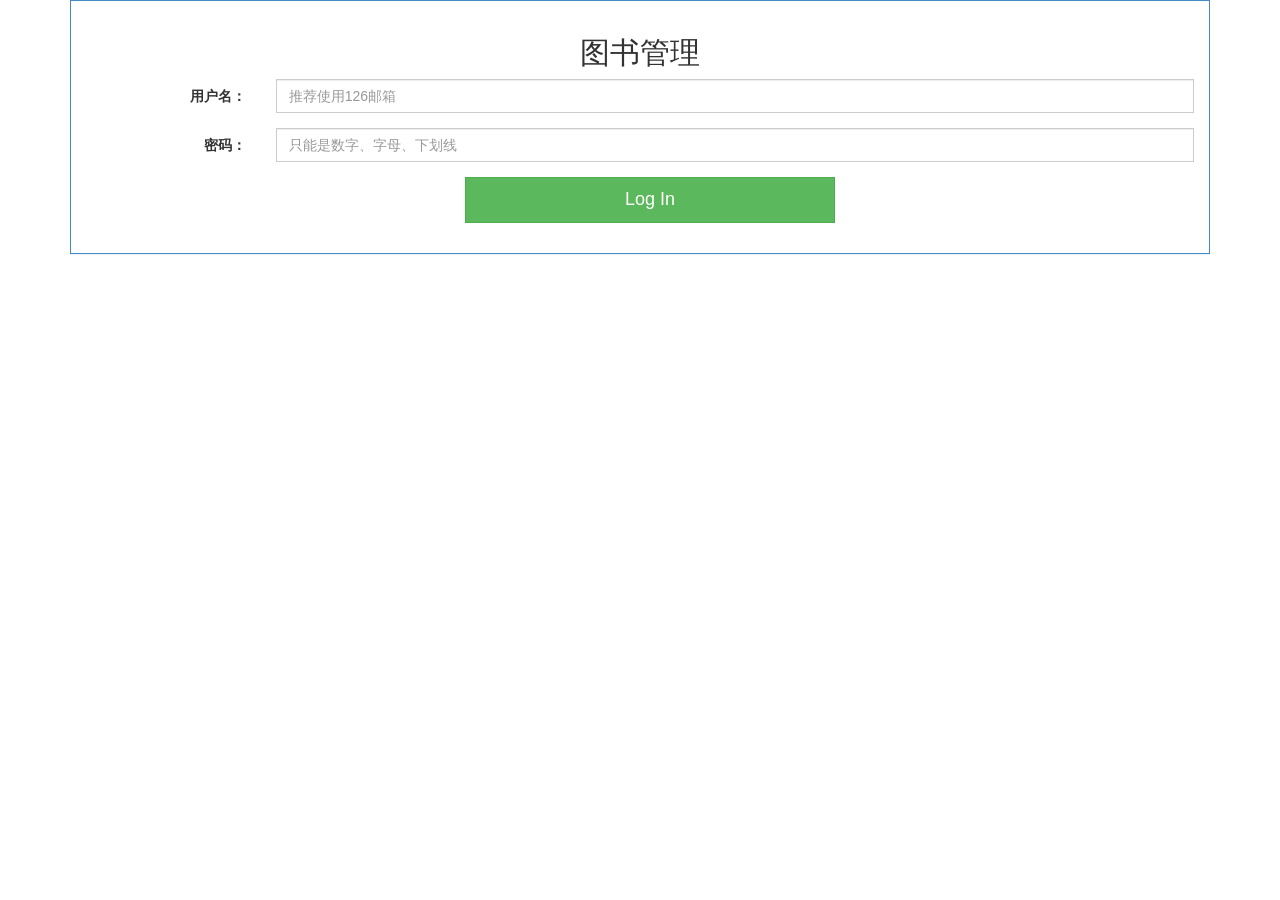
<file: src/index.html>
<!doctype html>
<html lang="en" ng-app="routerApp">

<head>
    <meta charset="utf-8">
    <title>图书管理</title>
    <link rel="stylesheet" href="framework/bootstrap-3.0.0/css/bootstrap.min.css">
    <link rel="stylesheet" href="framework/ng-grid-2.0.12/ng-grid.css">
    <script src="framework/jquery-1.9.1.js"></script>
    <script src="framework/angular-1.3.0.14/angular.js"></script>
    <script src="framework/angular-1.3.0.14/angular-animate.min.js"></script>  
    <script src="framework/angular-ui-router.js"></script>
    <script src="framework/ui-bootstrap-tpls-0.11.0.js"></script>
    <script src="framework/ng-grid-2.0.12/ng-grid.debug.js"></script>

    <link rel="stylesheet" href="css/app.css">
    <script src="js/app.js"></script>
    <script src="js/controllers.js"></script>
</head>

<body>
    <div ui-view></div>
</body>

</html>
</file>
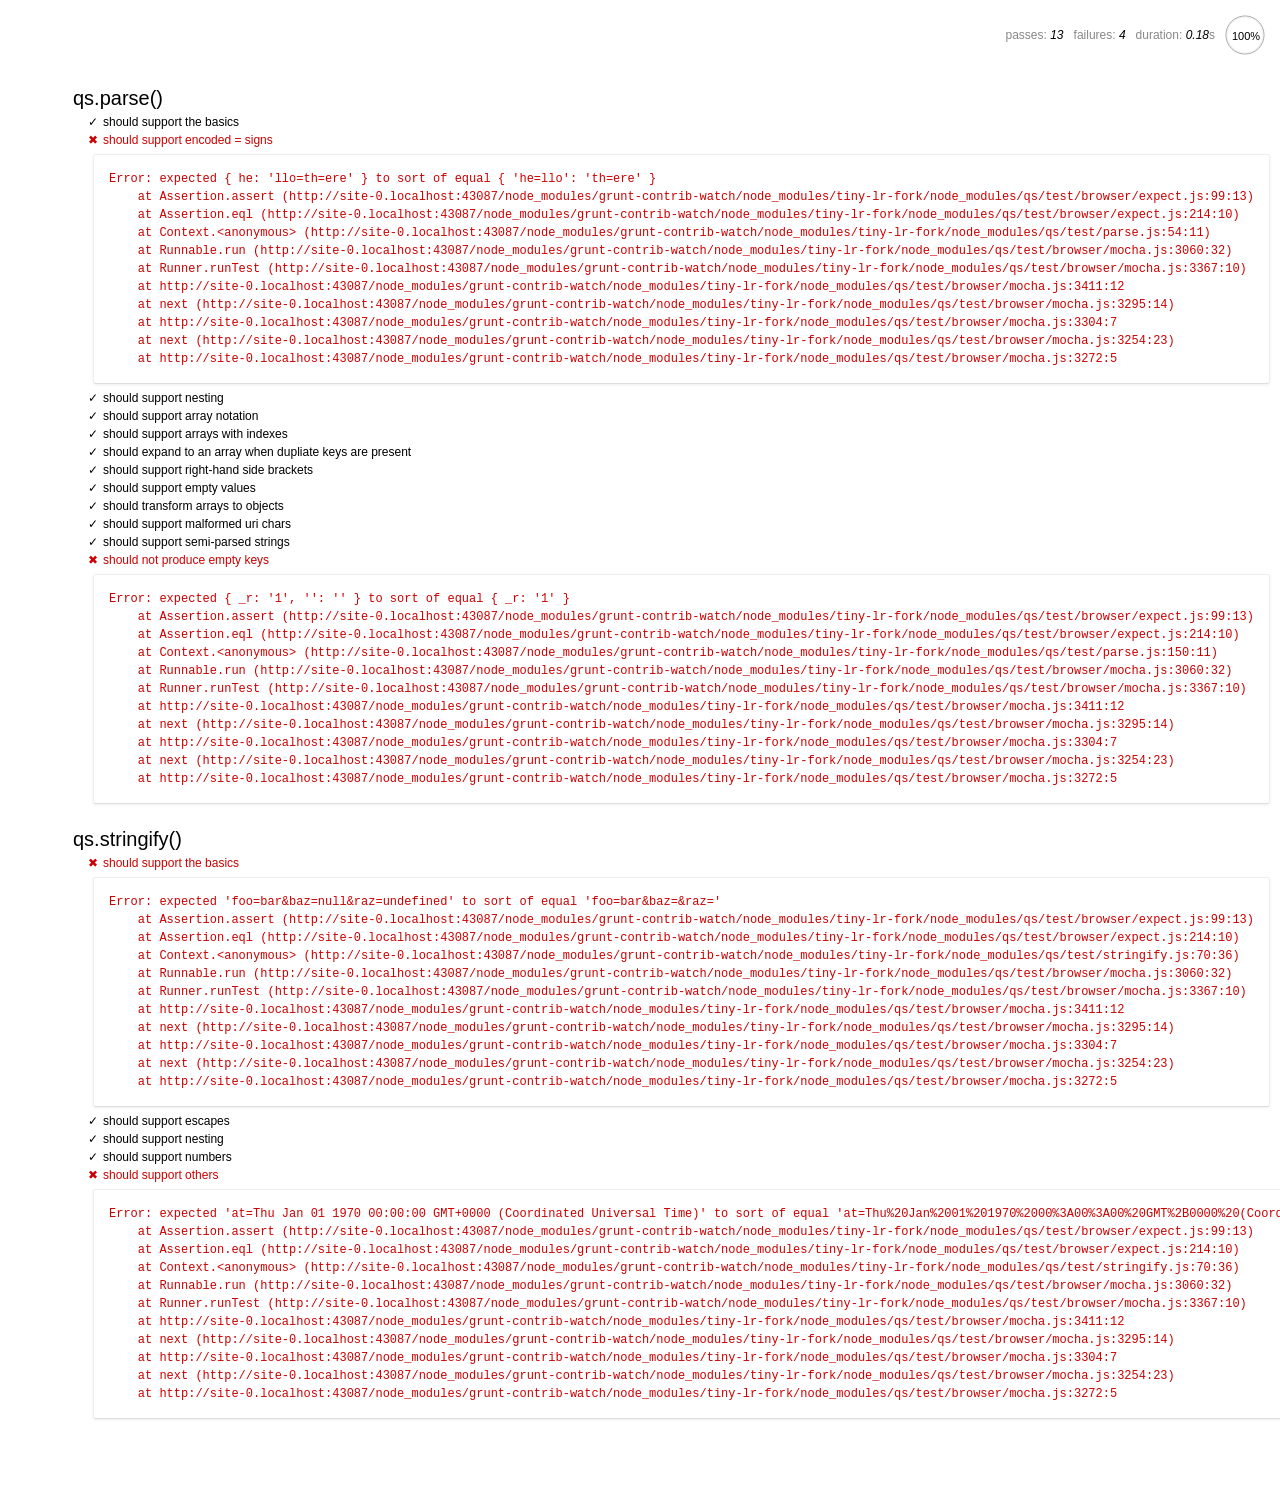
<file: node_modules/grunt-contrib-watch/node_modules/tiny-lr-fork/node_modules/qs/test/browser/index.html>
<html>
  <head>
    <title>Mocha</title>
    <meta http-equiv="Content-Type" content="text/html; charset=UTF-8">
    <link rel="stylesheet" href="mocha.css" />
    <script src="jquery.js" type="text/javascript"></script>
    <script src="expect.js"></script>
    <script src="mocha.js"></script>
    <script>mocha.setup('bdd')</script>
    <script src="qs.js"></script>
    <script src="../parse.js"></script>
    <script src="../stringify.js"></script>
    <script>onload = mocha.run;</script>
  </head>
  <body>
    <div id="mocha"></div>
  </body>
</html>
</file>
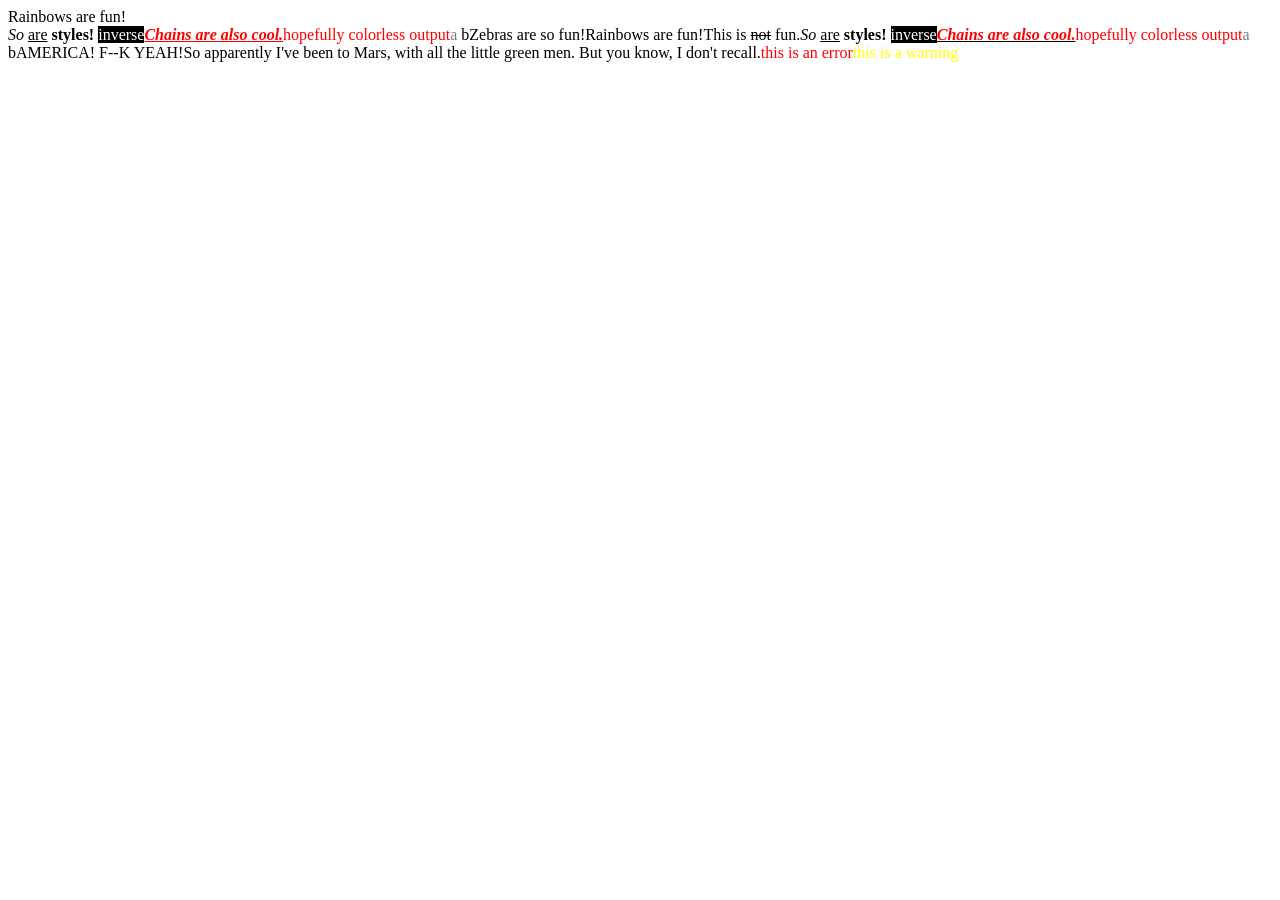
<file: node_modules/grunt/node_modules/colors/example.html>
<!DOCTYPE HTML>
<html lang="en-us">
  <head>
    <meta http-equiv="Content-type" content="text/html; charset=utf-8">
    <title>Colors Example</title>
    <script src="colors.js"></script>
  </head>
  <body>
    <script>

    var test = colors.red("hopefully colorless output");

    document.write('Rainbows are fun!'.rainbow + '<br/>');
    document.write('So '.italic + 'are'.underline + ' styles! '.bold + 'inverse'.inverse); // styles not widely supported
    document.write('Chains are also cool.'.bold.italic.underline.red); // styles not widely supported
    //document.write('zalgo time!'.zalgo);
    document.write(test.stripColors);
    document.write("a".grey + " b".black);

    document.write("Zebras are so fun!".zebra);

    document.write(colors.rainbow('Rainbows are fun!'));
    document.write("This is " + "not".strikethrough + " fun.");

    document.write(colors.italic('So ') + colors.underline('are') + colors.bold(' styles! ') + colors.inverse('inverse')); // styles not widely supported
    document.write(colors.bold(colors.italic(colors.underline(colors.red('Chains are also cool.'))))); // styles not widely supported
    //document.write(colors.zalgo('zalgo time!'));
    document.write(colors.stripColors(test));
    document.write(colors.grey("a") + colors.black(" b"));

    colors.addSequencer("america", function(letter, i, exploded) {
      if(letter === " ") return letter;
      switch(i%3) {
        case 0: return letter.red;
        case 1: return letter.white;
        case 2: return letter.blue;
      }
    });

    colors.addSequencer("random", (function() {
      var available = ['bold', 'underline', 'italic', 'inverse', 'grey', 'yellow', 'red', 'green', 'blue', 'white', 'cyan', 'magenta'];

      return function(letter, i, exploded) {
        return letter === " " ? letter : letter[available[Math.round(Math.random() * (available.length - 1))]];
      };
    })());

    document.write("AMERICA! F--K YEAH!".america);
    document.write("So apparently I've been to Mars, with all the little green men. But you know, I don't recall.".random);

    //
    // Custom themes
    //

    colors.setTheme({
      silly: 'rainbow',
      input: 'grey',
      verbose: 'cyan',
      prompt: 'grey',
      info: 'green',
      data: 'grey',
      help: 'cyan',
      warn: 'yellow',
      debug: 'blue',
      error: 'red'
    });

    // outputs red text
    document.write("this is an error".error);

    // outputs yellow text
    document.write("this is a warning".warn);

    </script>
  </body>
</html>
</file>
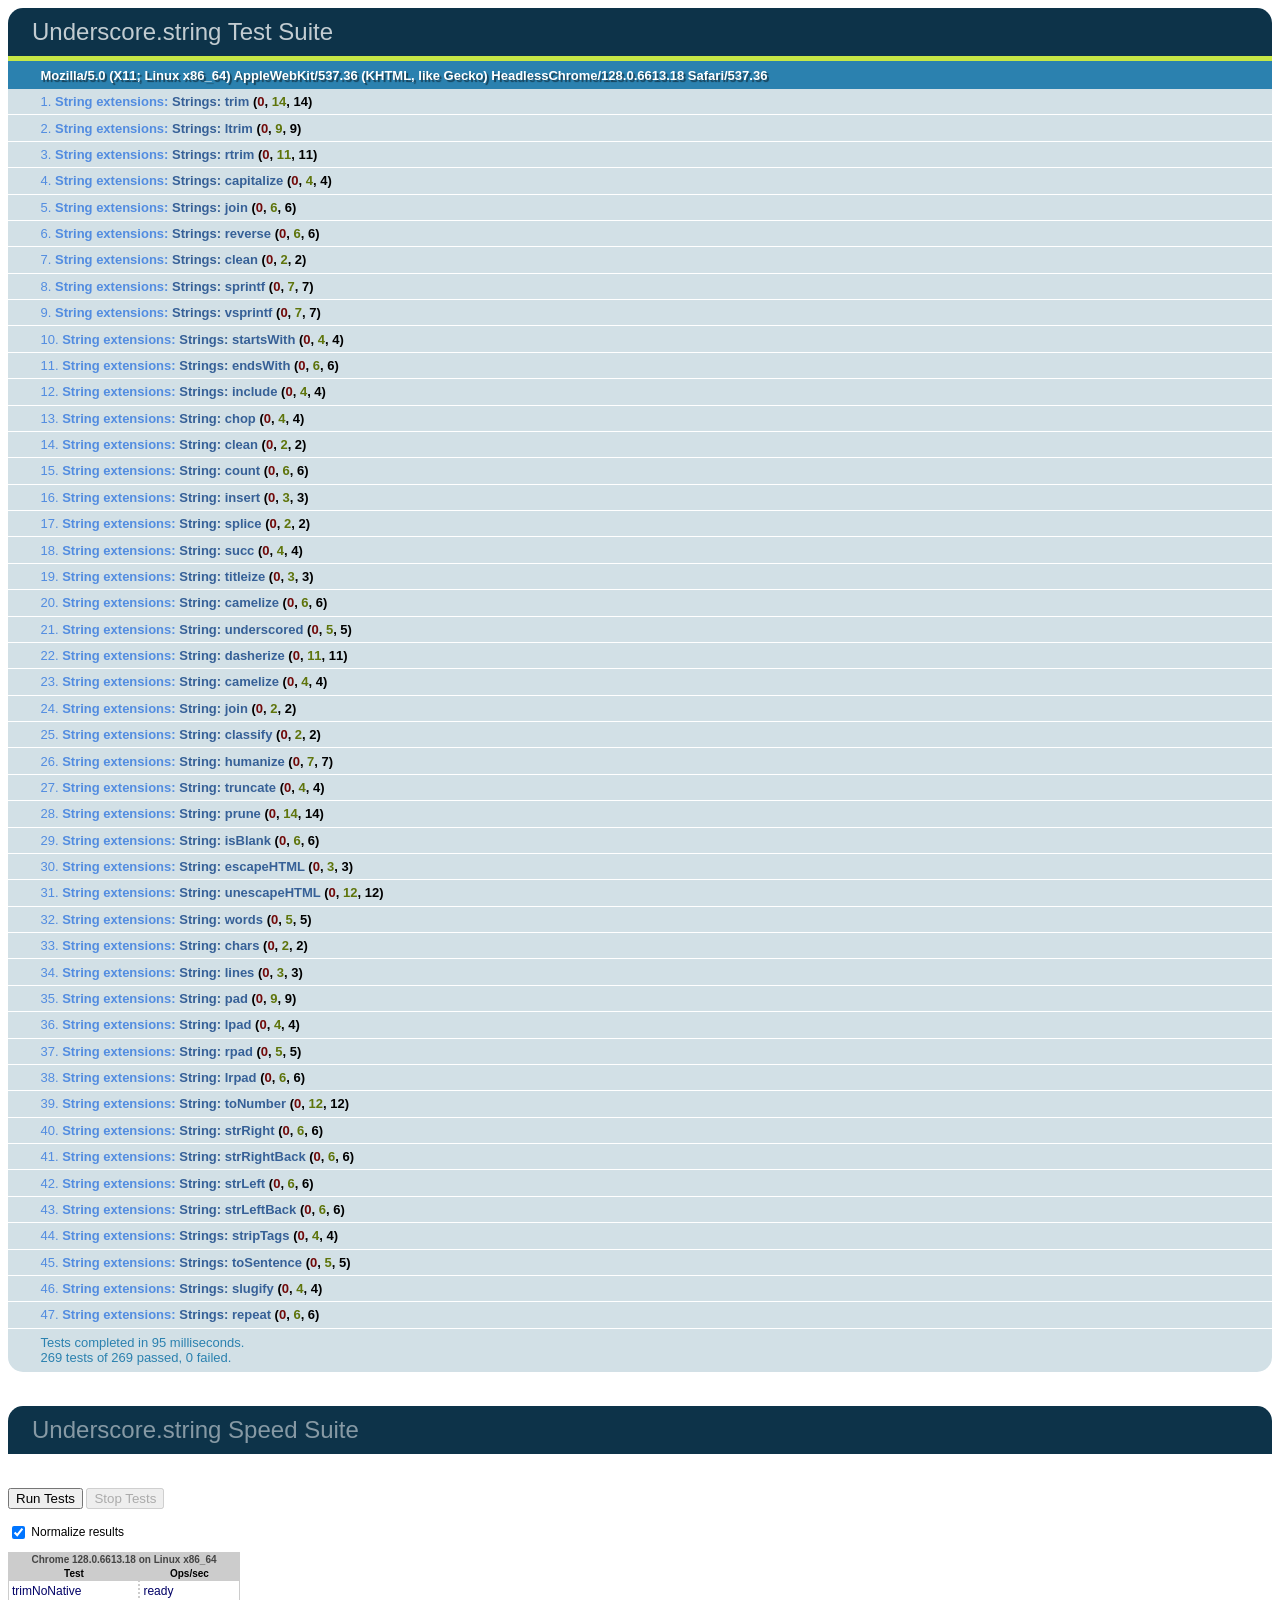
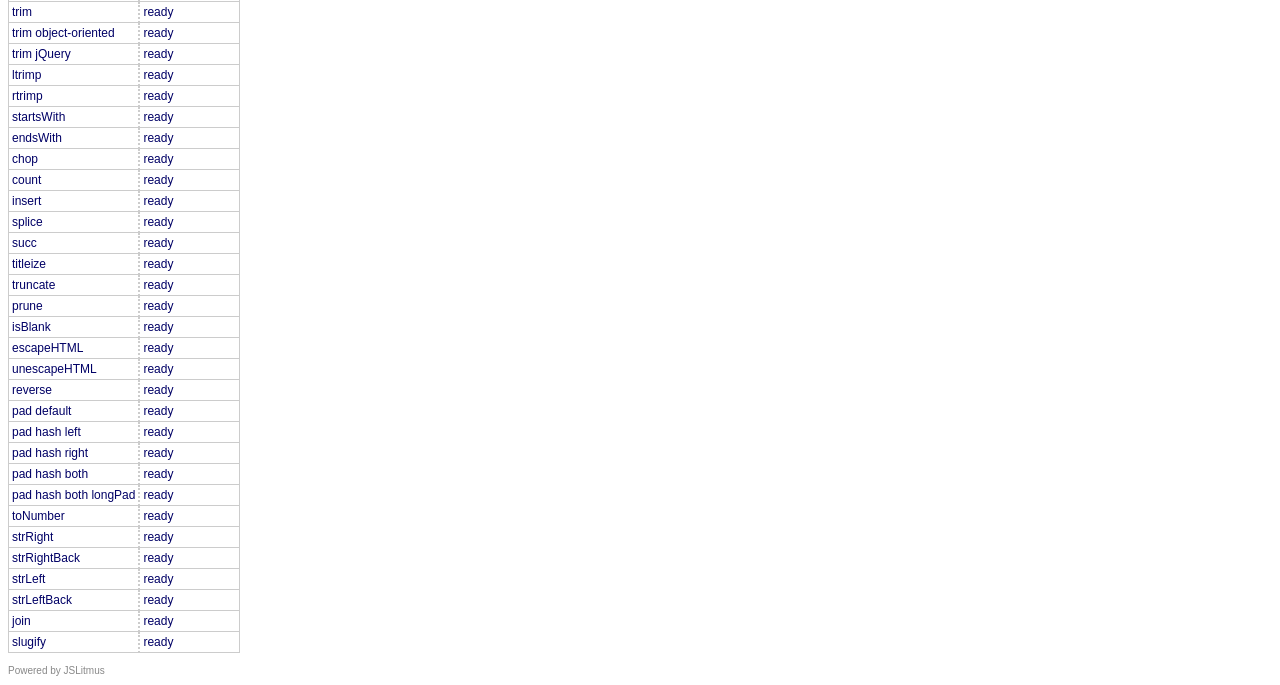
<file: node_modules/grunt/node_modules/underscore.string/test/test.html>
<!DOCTYPE HTML>
<html>
<head>
  <meta charset="utf-8">
  <title>Underscore.strings Test Suite</title>
  <link rel="stylesheet" href="test_underscore/vendor/qunit.css" type="text/css" media="screen" />
  <script type="text/javascript" src="test_underscore/vendor/jquery.js"></script>
  <script type="text/javascript" src="test_underscore/vendor/qunit.js"></script>
  <script type="text/javascript" src="test_underscore/vendor/jslitmus.js"></script>
  <script type="text/javascript" src="underscore.js"></script>
  <script type="text/javascript" src="../lib/underscore.string.js"></script>
  <script type="text/javascript" src="strings.js"></script>
  <script type="text/javascript" src="speed.js"></script>
</head>
<body>
  <h1 id="qunit-header">Underscore.string Test Suite</h1>
  <h2 id="qunit-banner"></h2>
  <h2 id="qunit-userAgent"></h2>
  <ol id="qunit-tests"></ol>
  <br />
  <h1 class="qunit-header">Underscore.string Speed Suite</h1>
  <!-- <h2 class="qunit-userAgent">
    A representative sample of the functions are benchmarked here, to provide
    a sense of how fast they might run in different browsers.
    Each iteration runs on an array of 1000 elements.<br /><br />
    For example, the 'intersect' test measures the number of times you can
    find the intersection of two thousand-element arrays in one second.
  </h2> -->
  <br />
</body>
</html>
</file>
<file: src/framework/ng-grid-2.0.12/ng-grid.css>
.ngGrid {
  background-color: #fdfdfd;
}
.ngGrid input[type="checkbox"] {
  margin: 0;
  padding: 0;
}
.ngGrid input {
  vertical-align: top;
}
.ngGrid.unselectable {
  -moz-user-select: none;
  -khtml-user-select: none;
  -webkit-user-select: none;
  -o-user-select: none;
  user-select: none;
}
.ngViewport {
  overflow: auto;
  min-height: 20px;
}
.ngViewport:focus {
  outline: none;
}
.ngCanvas {
  position: relative;
}
.ngVerticalBar {
  position: absolute;
  right: 0;
  width: 0;
}
.ngVerticalBarVisible {
  width: 1px;
  background-color: #d4d4d4;
}
#testDataLength {
  position: absolute;
  top: 0;
  right: 0;
  z-index: -100000;
}
.ngHeaderContainer {
  position: relative;
  overflow: hidden;
  font-weight: bold;
  background-color: inherit;
}
.ngHeaderCell {
  position: absolute;
  top: 0;
  bottom: 0;
  background-color: inherit;
}
.ngHeaderCell.pinned {
  z-index: 1;
}
.ngHeaderSortColumn {
  position: absolute;
  overflow: hidden;
}
.ngTopPanel {
  position: relative;
  z-index: 1;
  background-color: #eaeaea;
  border-bottom: 1px solid #d4d4d4;
}
.ngSortButtonDown {
  position: absolute;
  top: 3px;
  left: 0;
  right: 0;
  margin-left: auto;
  margin-right: auto;
  border-color: gray transparent;
  border-style: solid;
  border-width: 0 5px 5px 5px;
  height: 0;
  width: 0;
}
.ngNoSort {
  cursor: default;
}
.ngHeaderButton {
  position: absolute;
  right: 2px;
  top: 8px;
  -moz-border-radius: 50%;
  -webkit-border-radius: 50%;
  border-radius: 50%;
  width: 14px;
  height: 14px;
  z-index: 1;
  background-color: #9fbbb4;
  cursor: pointer;
}
.ngSortButtonUp {
  position: absolute;
  top: 3px;
  left: 0;
  right: 0;
  margin-left: auto;
  margin-right: auto;
  border-color: gray transparent;
  border-style: solid;
  border-width: 5px 5px 0 5px;
  height: 0;
  width: 0;
}
.ngHeaderScroller {
  position: absolute;
  background-color: inherit;
}
.ngSortPriority {
  position: absolute;
  top: -5px;
  left: 1px;
  font-size: 6pt;
  font-weight: bold;
}
.ngHeaderGrip {
  cursor: col-resize;
  width: 10px;
  right: -5px;
  top: 0;
  height: 100%;
  position: absolute;
  background-color: transparent;
}
.ngHeaderText {
  padding: 5px;
  -moz-box-sizing: border-box;
  -webkit-box-sizing: border-box;
  box-sizing: border-box;
  white-space: nowrap;
  -ms-text-overflow: ellipsis;
  -o-text-overflow: ellipsis;
  text-overflow: ellipsis;
  overflow: hidden;
}
.ngHeaderButtonArrow {
  position: absolute;
  top: 4px;
  left: 3px;
  width: 0;
  height: 0;
  border-style: solid;
  border-width: 6.5px 4.5px 0 4.5px;
  border-color: #4d4d4d transparent transparent transparent;
}
.ngPinnedIcon {
  background-image: url([data-uri]);
  background-repeat: no-repeat;
  position: absolute;
  right: 5px;
  top: 5px;
  height: 10px;
  width: 10px;
}
.ngUnPinnedIcon {
  background-image: url([data-uri]);
  background-repeat: no-repeat;
  position: absolute;
  height: 10px;
  width: 10px;
  right: 5px;
  top: 5px;
}
.ngColMenu {
  right: 2px;
  padding: 5px;
  top: 25px;
  -moz-border-radius: 3px;
  -webkit-border-radius: 3px;
  border-radius: 3px;
  background-color: #bdd0cb;
  position: absolute;
  border: 2px solid #d4d4d4;
  z-index: 1;
}
.ngColListCheckbox {
  position: relative;
  right: 3px;
  top: 4px;
}
.ngColList {
  list-style-type: none;
  margin-top: 2px;
  margin-left: 8px;
}
.ngColListItem {
  white-space: nowrap;
}
.ngMenuText {
  position: relative;
  top: 2px;
  left: 2px;
}
.ngGroupPanel {
  background-color: #eaeaea;
  overflow: hidden;
  border-bottom: 1px solid #d4d4d4;
}
.ngGroupPanelDescription {
  margin-top: 5px;
  margin-left: 5px;
}
.ngGroupList {
  list-style-type: none;
  margin: 0;
  padding: 0;
}
.ngAggHeader {
  position: absolute;
  border: none;
}
.ngGroupElement {
  float: left;
  height: 100%;
  width: 100%;
}
.ngGroupIcon {
  background-image: url([data-uri]);
  background-repeat: no-repeat;
  height: 15px;
  width: 15px;
  position: absolute;
  right: -2px;
  top: 2px;
}
.ngGroupedByIcon {
  background-image: url([data-uri]);
  background-repeat: no-repeat;
  height: 15px;
  width: 15px;
  position: absolute;
  right: -2px;
  top: 2px;
}
.ngGroupName {
  background-color: #fdfdfd;
  border: 1px solid #d4d4d4;
  padding: 3px 10px;
  float: left;
  margin-left: 0;
  margin-top: 2px;
  -moz-border-radius: 3px;
  -webkit-border-radius: 3px;
  border-radius: 3px;
  font-weight: bold;
}
.ngGroupArrow {
  width: 0;
  height: 0;
  border-top: 6px solid transparent;
  border-bottom: 6px solid transparent;
  border-left: 6px solid black;
  margin-top: 10px;
  margin-left: 5px;
  margin-right: 5px;
  float: right;
}
.ngGroupingNumber {
  position: absolute;
  right: -10px;
  top: -2px;
}
.ngAggArrowCollapsed {
  position: absolute;
  left: 8px;
  bottom: 10px;
  width: 0;
  height: 0;
  border-style: solid;
  border-width: 5px 0 5px 8.7px;
  border-color: transparent transparent transparent #000000;
}
.ngGroupItem {
  float: left;
}
.ngGroupItem:first-child {
  margin-left: 2px;
}
.ngRemoveGroup {
  width: 5px;
  -moz-opacity: 0.4;
  opacity: 0.4;
  margin-top: -1px;
  margin-left: 5px;
}
.ngRemoveGroup:hover {
  color: black;
  text-decoration: none;
  cursor: pointer;
  -moz-opacity: 0.7;
  opacity: 0.7;
}
.ngAggArrowExpanded {
  position: absolute;
  left: 8px;
  bottom: 10px;
  width: 0;
  height: 0;
  border-style: solid;
  border-width: 0 0 9px 9px;
  border-color: transparent transparent #000000 transparent;
}
.ngAggregate {
  position: absolute;
  background-color: #c9dde1;
  border-bottom: 1px solid beige;
  overflow: hidden;
  top: 0;
  bottom: 0;
  right: -1px;
  left: 0;
}
.ngAggregateText {
  position: absolute;
  left: 27px;
  top: 5px;
  line-height: 20px;
  white-space: nowrap;
}
.ngRow {
  position: absolute;
  border-bottom: 1px solid #d4d4d4;
}
.ngRow.odd {
  background-color: #fdfdfd;
}
.ngRow.even {
  background-color: #f3f3f3;
}
.ngRow.selected {
  background-color: #c9dde1;
}
.ngCell {
  overflow: hidden;
  position: absolute;
  top: 0;
  bottom: 0;
  background-color: inherit;
}
.ngCell.pinned {
  z-index: 1;
}
.ngCellText {
  padding: 5px;
  -moz-box-sizing: border-box;
  -webkit-box-sizing: border-box;
  box-sizing: border-box;
  white-space: nowrap;
  -ms-text-overflow: ellipsis;
  -o-text-overflow: ellipsis;
  text-overflow: ellipsis;
  overflow: hidden;
}
.ngSelectionCell {
  margin-top: 9px;
  margin-left: 6px;
}
.ngSelectionHeader {
  position: absolute;
  top: 11px;
  left: 6px;
}
.ngCellElement:focus {
  outline: 0;
  background-color: #b3c4c7;
}
.ngRow.canSelect {
  cursor: pointer;
}
.ngSelectionCheckbox {
  margin-top: 9px;
  margin-left: 6px;
}
.ngFooterPanel {
  background-color: #eaeaea;
  padding: 0;
  border-top: 1px solid #d4d4d4;
  position: relative;
}
.nglabel {
  display: block;
  float: left;
  font-weight: bold;
  padding-right: 5px;
}
.ngTotalSelectContainer {
  float: left;
  margin: 5px;
  margin-top: 7px;
}
.ngFooterSelectedItems {
  padding: 2px;
}
.ngFooterTotalItems.ngnoMultiSelect {
  padding: 0 !important;
}
.ngGridMaxPagesNumber {
  vertical-align: middle;
}
.ngPagerFirstBar {
  width: 10px;
  border-left: 2px solid #4d4d4d;
  margin-top: -6px;
  height: 12px;
  margin-left: -3px;
}
.ngPagerButton {
  height: 25px;
  min-width: 26px;
}
.ngPagerFirstTriangle {
  width: 0;
  height: 0;
  border-style: solid;
  border-width: 5px 8.7px 5px 0;
  border-color: transparent #4d4d4d transparent transparent;
  margin-left: 2px;
}
.ngPagerNextTriangle {
  margin-left: 1px;
}
.ngPagerPrevTriangle {
  margin-left: 0;
}
.ngPagerLastTriangle {
  width: 0;
  height: 0;
  border-style: solid;
  border-width: 5px 0 5px 8.7px;
  border-color: transparent transparent transparent #4d4d4d;
  margin-left: -1px;
}
.ngPagerLastBar {
  width: 10px;
  border-left: 2px solid #4d4d4d;
  margin-top: -6px;
  height: 12px;
  margin-left: 1px;
}
.ngFooterTotalItems {
  padding: 2px;
}
</file>
<file: src/css/app.css>
.nav, .pagination, .carousel, .panel-title a {
    cursor: pointer;
}
.gridStyle {
    border: 1px solid rgb(212, 212, 212);
    height: 300px
}
</file>
<file: node_modules/grunt-contrib-watch/node_modules/tiny-lr-fork/node_modules/qs/test/browser/mocha.css>
body {
  font: 20px/1.5 "Helvetica Neue", Helvetica, Arial, sans-serif;
  padding: 60px 50px;
}

#mocha h1, h2 {
  margin: 0;
}

#mocha h1 {
  margin-top: 15px;
  font-size: 1em;
  font-weight: 200;
}

#mocha .suite .suite h1 {
  margin-top: 0;
  font-size: .8em;
}

#mocha h2 {
  font-size: 12px;
  font-weight: normal;
  cursor: pointer;
}

#mocha .suite {
  margin-left: 15px;
}

#mocha .test {
  margin-left: 15px;
}

#mocha .test:hover h2::after {
  position: relative;
  top: 0;
  right: -10px;
  content: '(view source)';
  font-size: 12px;
  font-family: arial;
  color: #888;
}

#mocha .test.pending:hover h2::after {
  content: '(pending)';
  font-family: arial;
}

#mocha .test.pass.medium .duration {
  background: #C09853;
}

#mocha .test.pass.slow .duration {
  background: #B94A48;
}

#mocha .test.pass::before {
  content: '✓';
  font-size: 12px;
  display: block;
  float: left;
  margin-right: 5px;
}

#mocha .test.pass .duration {
  font-size: 9px;
  margin-left: 5px;
  padding: 2px 5px;
  color: white;
  -webkit-box-shadow: inset 0 1px 1px rgba(0,0,0,.2);
  -moz-box-shadow: inset 0 1px 1px rgba(0,0,0,.2);
  box-shadow: inset 0 1px 1px rgba(0,0,0,.2);
  -webkit-border-radius: 5px;
  -moz-border-radius: 5px;
  -ms-border-radius: 5px;
  -o-border-radius: 5px;
  border-radius: 5px;
}

#mocha .test.pass.fast .duration {
  display: none;
}

#mocha .test.pending {
  color: #0b97c4;
}

#mocha .test.pending::before {
  content: '◦';
  color: #0b97c4;
}

#mocha .test.fail {
  color: #c00;
}

#mocha .test.fail pre {
  color: black;
}

#mocha .test.fail::before {
  content: '✖';
  font-size: 12px;
  display: block;
  float: left;
  margin-right: 5px;
  color: #c00;
}

#mocha .test pre.error {
  color: #c00;
}

#mocha .test pre {
  display: inline-block;
  font: 12px/1.5 monaco, monospace;
  margin: 5px;
  padding: 15px;
  border: 1px solid #eee;
  border-bottom-color: #ddd;
  -webkit-border-radius: 3px;
  -webkit-box-shadow: 0 1px 3px #eee;
}

#error {
  color: #c00;
  font-size: 1.5  em;
  font-weight: 100;
  letter-spacing: 1px;
}

#stats {
  position: fixed;
  top: 15px;
  right: 10px;
  font-size: 12px;
  margin: 0;
  color: #888;
}

#stats .progress {
  float: right;
  padding-top: 0;
}

#stats em {
  color: black;
}

#stats li {
  display: inline-block;
  margin: 0 5px;
  list-style: none;
  padding-top: 11px;
}

code .comment { color: #ddd }
code .init { color: #2F6FAD }
code .string { color: #5890AD }
code .keyword { color: #8A6343 }
code .number { color: #2F6FAD }
</file>
<file: node_modules/grunt/node_modules/underscore.string/test/test_underscore/vendor/qunit.css>
/** Font Family and Sizes */

#qunit-tests, #qunit-header, .qunit-header, #qunit-banner, #qunit-testrunner-toolbar, #qunit-userAgent, #qunit-testresult {
	font-family: "Helvetica Neue Light", "HelveticaNeue-Light", "Helvetica Neue", Calibri, Helvetica, Arial;
}

#qunit-testrunner-toolbar, #qunit-userAgent, #qunit-testresult, #qunit-tests li { font-size: small; }
#qunit-tests { font-size: smaller; }


/** Resets */

#qunit-tests, #qunit-tests ol, #qunit-header, #qunit-banner, #qunit-userAgent, #qunit-testresult {
	margin: 0;
	padding: 0;
}


/** Header */

#qunit-header, .qunit-header {
	padding: 0.5em 0 0.5em 1em;

	color: #8699a4;
	background-color: #0d3349;

	font-size: 1.5em;
	line-height: 1em;
	font-weight: normal;

	border-radius: 15px 15px 0 0;
	-moz-border-radius: 15px 15px 0 0;
	-webkit-border-top-right-radius: 15px;
	-webkit-border-top-left-radius: 15px;
}

#qunit-header a {
	text-decoration: none;
	color: #c2ccd1;
}

#qunit-header a:hover,
#qunit-header a:focus {
	color: #fff;
}

#qunit-banner {
	height: 5px;
}

#qunit-testrunner-toolbar {
	padding: 0em 0 0.5em 2em;
}

#qunit-userAgent {
	padding: 0.5em 0 0.5em 2.5em;
	background-color: #2b81af;
	color: #fff;
	text-shadow: rgba(0, 0, 0, 0.5) 2px 2px 1px;
}


/** Tests: Pass/Fail */

#qunit-tests {
	list-style-position: inside;
}

#qunit-tests li {
	padding: 0.4em 0.5em 0.4em 2.5em;
	border-bottom: 1px solid #fff;
	list-style-position: inside;
}

#qunit-tests li strong {
	cursor: pointer;
}

#qunit-tests ol {
	margin-top: 0.5em;
	padding: 0.5em;

	background-color: #fff;

	border-radius: 15px;
	-moz-border-radius: 15px;
	-webkit-border-radius: 15px;

	box-shadow: inset 0px 2px 13px #999;
	-moz-box-shadow: inset 0px 2px 13px #999;
	-webkit-box-shadow: inset 0px 2px 13px #999;
}

#qunit-tests table {
	border-collapse: collapse;
	margin-top: .2em;
}

#qunit-tests th {
	text-align: right;
	vertical-align: top;
	padding: 0 .5em 0 0;
}

#qunit-tests td {
	vertical-align: top;
}

#qunit-tests pre {
	margin: 0;
	white-space: pre-wrap;
	word-wrap: break-word;
}

#qunit-tests del {
	background-color: #e0f2be;
	color: #374e0c;
	text-decoration: none;
}

#qunit-tests ins {
	background-color: #ffcaca;
	color: #500;
	text-decoration: none;
}

/*** Test Counts */

#qunit-tests b.counts                       { color: black; }
#qunit-tests b.passed                       { color: #5E740B; }
#qunit-tests b.failed                       { color: #710909; }

#qunit-tests li li {
	margin: 0.5em;
	padding: 0.4em 0.5em 0.4em 0.5em;
	background-color: #fff;
	border-bottom: none;
	list-style-position: inside;
}

/*** Passing Styles */

#qunit-tests li li.pass {
	color: #5E740B;
	background-color: #fff;
	border-left: 26px solid #C6E746;
}

#qunit-tests .pass                          { color: #528CE0; background-color: #D2E0E6; }
#qunit-tests .pass .test-name               { color: #366097; }

#qunit-tests .pass .test-actual,
#qunit-tests .pass .test-expected           { color: #999999; }

#qunit-banner.qunit-pass                    { background-color: #C6E746; }

/*** Failing Styles */

#qunit-tests li li.fail {
	color: #710909;
	background-color: #fff;
	border-left: 26px solid #EE5757;
}

#qunit-tests .fail                          { color: #000000; background-color: #EE5757; }
#qunit-tests .fail .test-name,
#qunit-tests .fail .module-name             { color: #000000; }

#qunit-tests .fail .test-actual             { color: #EE5757; }
#qunit-tests .fail .test-expected           { color: green;   }

#qunit-banner.qunit-fail,
#qunit-testrunner-toolbar                   { background-color: #EE5757; }


/** Footer */

#qunit-testresult {
	padding: 0.5em 0.5em 0.5em 2.5em;

	color: #2b81af;
	background-color: #D2E0E6;

	border-radius: 0 0 15px 15px;
	-moz-border-radius: 0 0 15px 15px;
	-webkit-border-bottom-right-radius: 15px;
	-webkit-border-bottom-left-radius: 15px;
}

/** Fixture */

#qunit-fixture {
	position: absolute;
	top: -10000px;
	left: -10000px;
}
</file>
